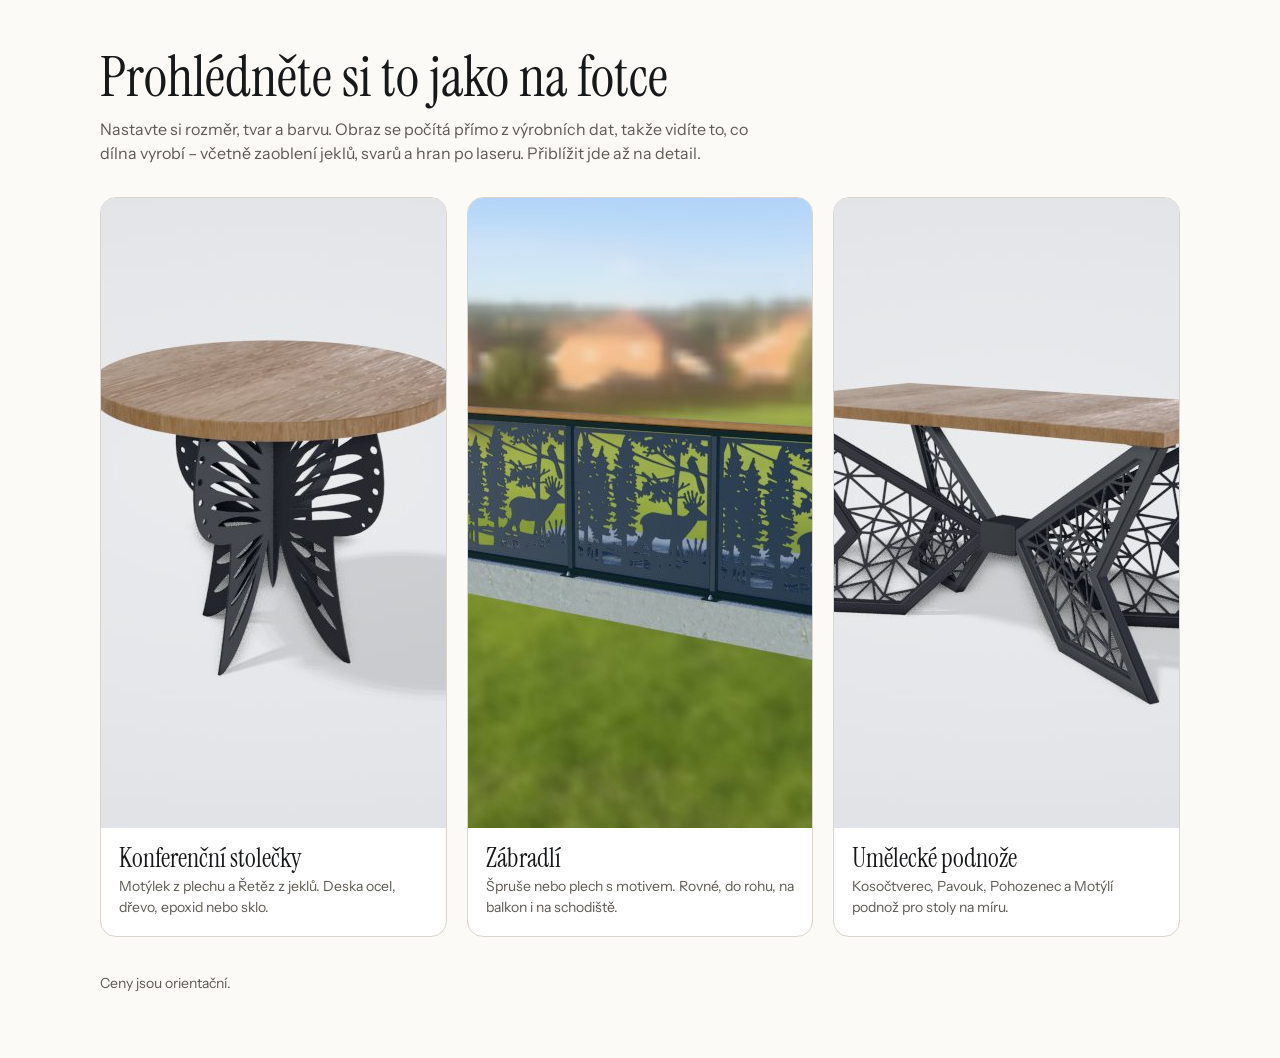
<file: index.html>
<!doctype html>
<html lang="cs"><head><meta charset="utf-8"><title>Foto náhled konfigurátoru</title>
<meta http-equiv="refresh" content="0; url=foto/"><link rel="canonical" href="foto/"></head>
<body><a href="foto/">Foto náhled konfigurátoru</a></body></html>
</file>
